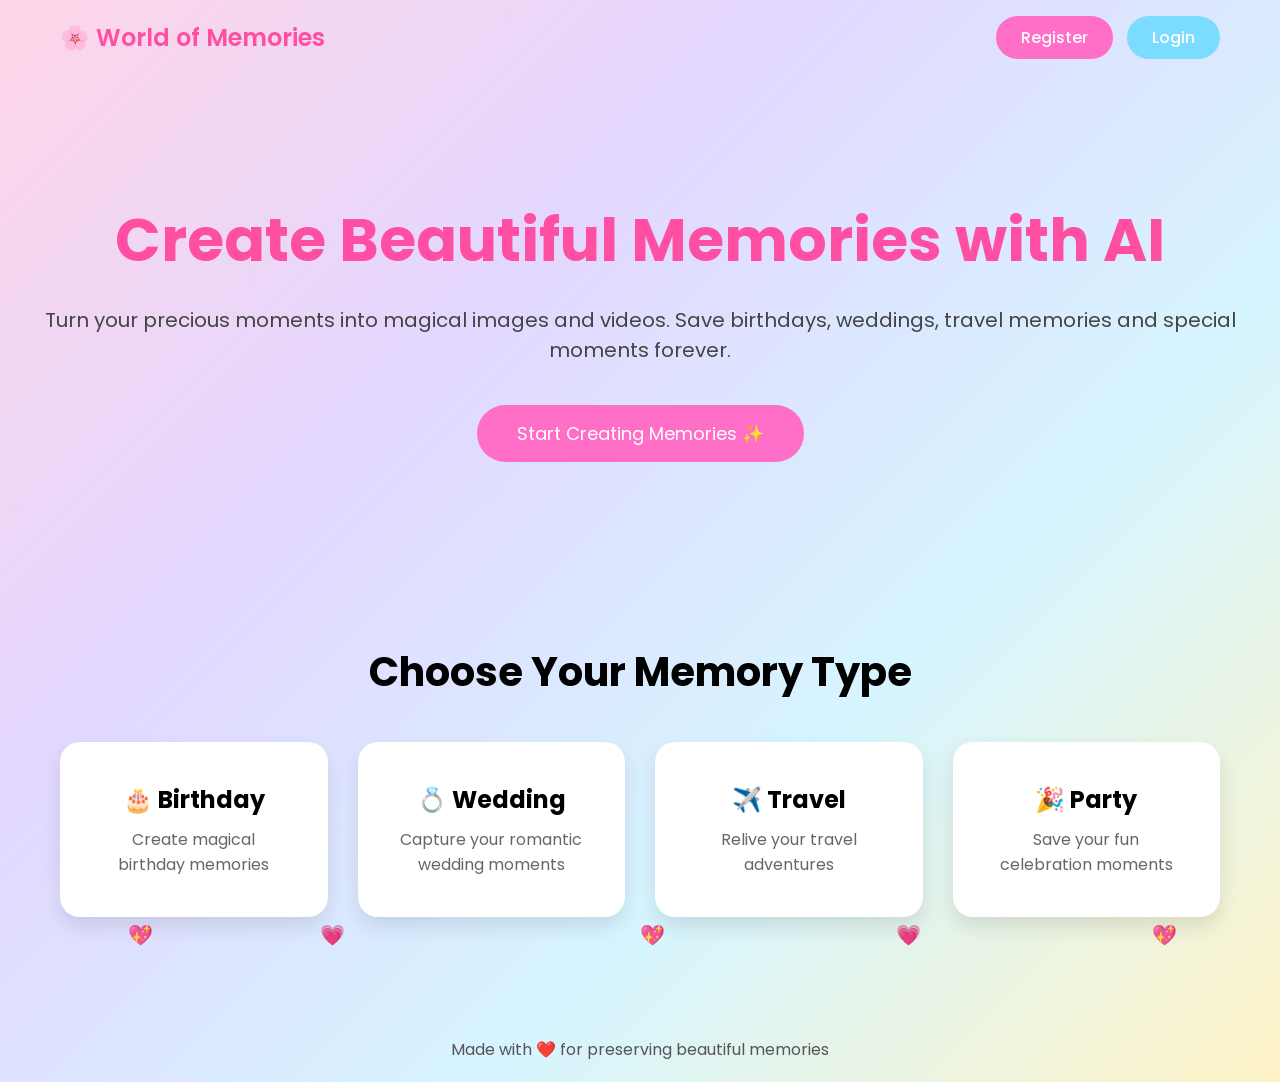
<file: index.html>
<!DOCTYPE html>
<html lang="en">

<head>

    <meta charset="UTF-8">
    <meta name="viewport" content="width=device-width, initial-scale=1.0">

    <title>World of Memories</title>

    <!-- Google Font -->
    <link href="https://fonts.googleapis.com/css2?family=Poppins:wght@300;400;500;600;700&display=swap" rel="stylesheet">

    <!-- CSS -->
    <link rel="stylesheet" href="css/style.css">

</head>

<body>

    <!-- Floating Hearts -->
    <div class="hearts">
        <span>💖</span>
        <span>💗</span>
        <span>💖</span>
        <span>💗</span>
        <span>💖</span>
    </div>

    <!-- Navbar -->
    <nav class="navbar">

        <div class="logo">
            🌸 World of Memories
        </div>

        <div class="nav-buttons">
            <a href="register.html" class="btn">Register</a>
            <a href="login.html" class="btn login">Login</a>
        </div>

    </nav>

    <!-- Hero Section -->
    <section class="hero">

        <h1>Create Beautiful Memories with AI</h1>

        <p>
            Turn your precious moments into magical images and videos.
            Save birthdays, weddings, travel memories and special moments forever.
        </p>

        <a href="register.html" class="start-btn">
            Start Creating Memories ✨
        </a>

    </section>

    <!-- Memory Categories -->
    <section class="categories">

        <h2>Choose Your Memory Type</h2>

        <div class="cards">

            <div class="card birthday">
                <h3>🎂 Birthday</h3>
                <p>Create magical birthday memories</p>
            </div>

            <div class="card wedding">
                <h3>💍 Wedding</h3>
                <p>Capture your romantic wedding moments</p>
            </div>

            <div class="card travel">
                <h3>✈️ Travel</h3>
                <p>Relive your travel adventures</p>
            </div>

            <div class="card party">
                <h3>🎉 Party</h3>
                <p>Save your fun celebration moments</p>
            </div>

        </div>

    </section>

    <!-- Footer -->
    <footer>

        <p>
            Made with ❤️ for preserving beautiful memories
        </p>

    </footer>

</body>

</html>
</file>
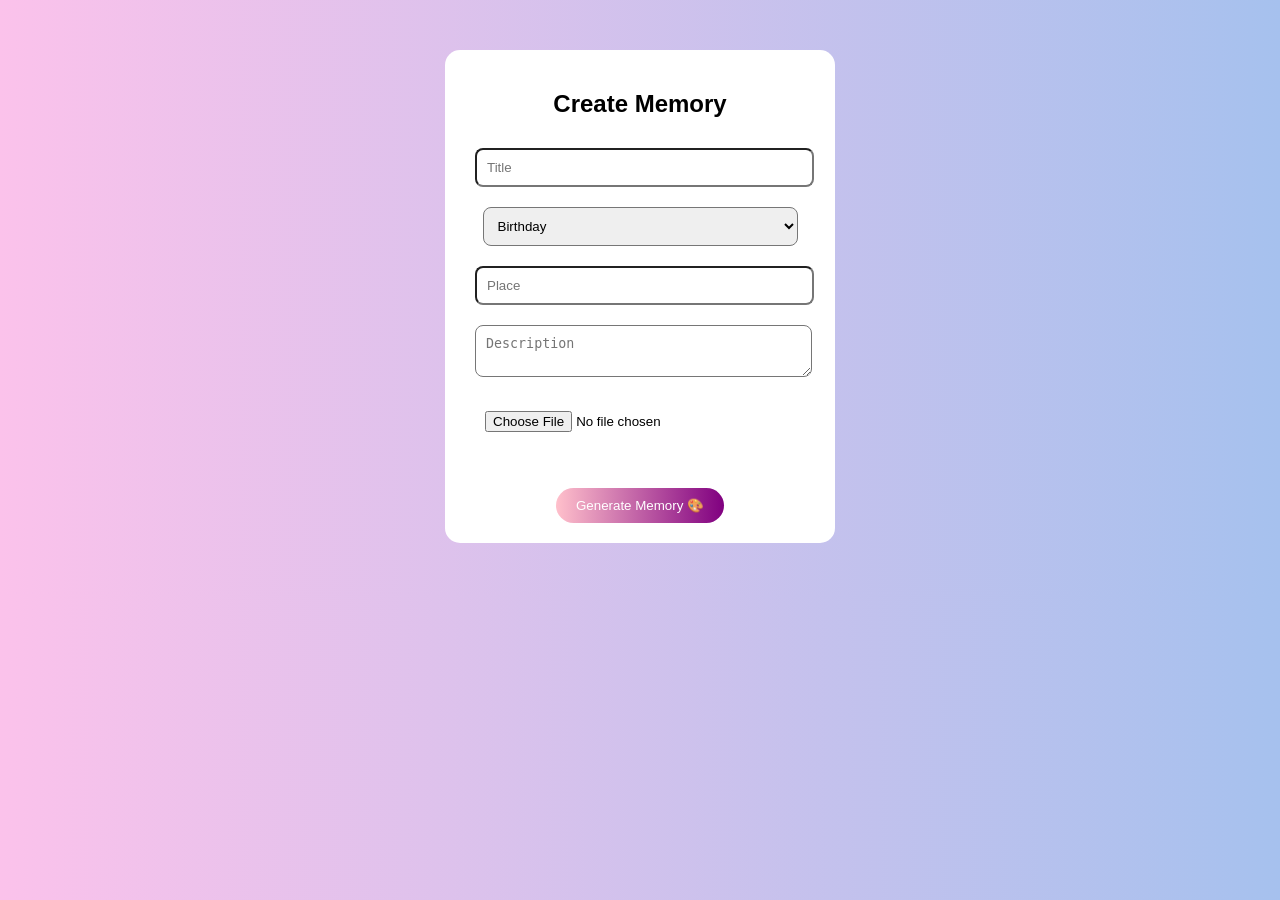
<file: create-memory.html>
<!DOCTYPE html>
<html lang="en">
<head>
<meta charset="UTF-8">
<title>Create Memory</title>

<style>
body {
    font-family: Arial;
    background: linear-gradient(to right, #fbc2eb, #a6c1ee);
    text-align: center;
}

.container {
    background: white;
    padding: 20px;
    width: 350px;
    margin: 50px auto;
    border-radius: 15px;
}

input, select, textarea {
    width: 90%;
    padding: 10px;
    margin: 10px;
    border-radius: 8px;
}

.btn {
    background: linear-gradient(to right, pink, purple);
    color: white;
    padding: 10px 20px;
    border: none;
    border-radius: 20px;
    cursor: pointer;
}

.output {
    display: none;
    margin-top: 20px;
}
</style>

</head>
<body>

<div class="container">

    <h2>Create Memory</h2>

    <input type="text" placeholder="Title"><br>

    <select>
        <option>Birthday</option>
        <option>Wedding</option>
    </select><br>

    <input type="text" placeholder="Place"><br>

    <textarea placeholder="Description"></textarea><br>

    <input type="file" onchange="previewImage(event)"><br>

    <img id="preview" width="120" style="display:none;"><br><br>

    <button onclick="generateMemory()" class="btn">
        Generate Memory 🎨
    </button>

</div>

<!-- OUTPUT -->
<div id="outputBox" class="output">
    <h2>✨ Your AI Generated Birthday Memory 🎂</h2>

    <img id="generatedImage" width="250">

    <br><br>
    <button class="btn">Save Memory 💾</button>
</div>

<script>

// Preview uploaded image
function previewImage(event) {
    let reader = new FileReader();

    reader.onload = function () {
        let img = document.getElementById("preview");
        img.src = reader.result;
        img.style.display = "block";
    };

    reader.readAsDataURL(event.target.files[0]);
}

// Generate Memory (FIXED IMAGE)
function generateMemory() {

    let outputBox = document.getElementById("outputBox");
    let generatedImage = document.getElementById("generatedImage");

    // Show output
    outputBox.style.display = "block";

    // ALWAYS show birthday image
    generatedImage.src = "images/birthday.jpg";
}

</script>

</body>
</html>
</file>
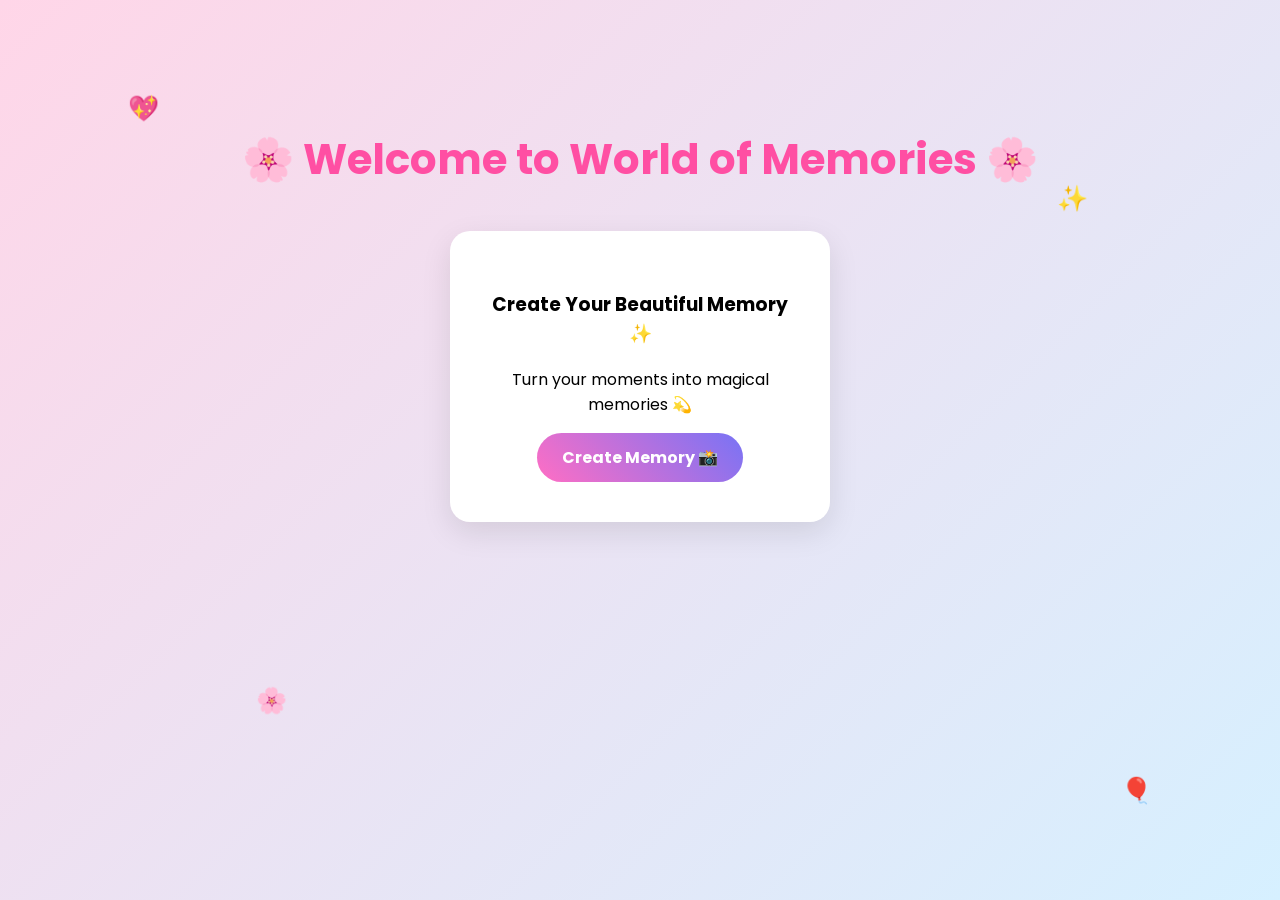
<file: dashboard.html>
<!DOCTYPE html>
<html lang="en">

<head>
    <meta charset="UTF-8">
    <title>Dashboard</title>

    <!-- Google Font -->
    <link href="https://fonts.googleapis.com/css2?family=Poppins:wght@300;500;700&display=swap" rel="stylesheet">

    <style>

        body {
            margin: 0;
            font-family: 'Poppins', sans-serif;
            background: linear-gradient(135deg, #ffd6e8, #d6f0ff);
            height: 100vh;
            overflow: hidden;
        }

        /* Floating doodles */
        .doodle {
            position: absolute;
            font-size: 25px;
            animation: float 6s infinite ease-in-out;
        }

        @keyframes float {
            0% { transform: translateY(0); }
            50% { transform: translateY(-20px); }
            100% { transform: translateY(0); }
        }

        .d1 { top: 10%; left: 10%; }
        .d2 { top: 20%; right: 15%; }
        .d3 { bottom: 20%; left: 20%; }
        .d4 { bottom: 10%; right: 10%; }

        /* Main container */
        .container {
            text-align: center;
            padding-top: 100px;
        }

        h1 {
            font-size: 42px;
            color: #ff4fa3;
            animation: fadeIn 2s ease-in-out;
        }

        @keyframes fadeIn {
            from { opacity: 0; transform: translateY(-20px); }
            to { opacity: 1; transform: translateY(0); }
        }

        /* Card */
        .card {
            margin: 40px auto;
            padding: 40px;
            width: 300px;
            border-radius: 20px;
            background: white;
            box-shadow: 0 10px 30px rgba(0,0,0,0.1);
            transition: 0.3s;
        }

        .card:hover {
            transform: scale(1.05);
        }

        /* Button */
        .btn {
            display: inline-block;
            padding: 12px 25px;
            background: linear-gradient(45deg, #ff6ec4, #7873f5);
            color: white;
            text-decoration: none;
            border-radius: 30px;
            font-weight: bold;
            transition: 0.3s;
        }

        .btn:hover {
            transform: scale(1.1);
            box-shadow: 0 5px 15px rgba(0,0,0,0.2);
        }

    </style>
</head>

<body>

<!-- ✨ DOODLES -->
<div class="doodle d1">💖</div>
<div class="doodle d2">✨</div>
<div class="doodle d3">🌸</div>
<div class="doodle d4">🎈</div>

<!-- 🌸 MAIN CONTENT -->
<div class="container">

    <h1>🌸 Welcome to World of Memories 🌸</h1>

    <div class="card">
        <h3>Create Your Beautiful Memory ✨</h3>
        <p>Turn your moments into magical memories 💫</p>

        <a href="create-memory.html" class="btn">
            Create Memory 📸
        </a>
    </div>

</div>

</body>
</html>
</file>
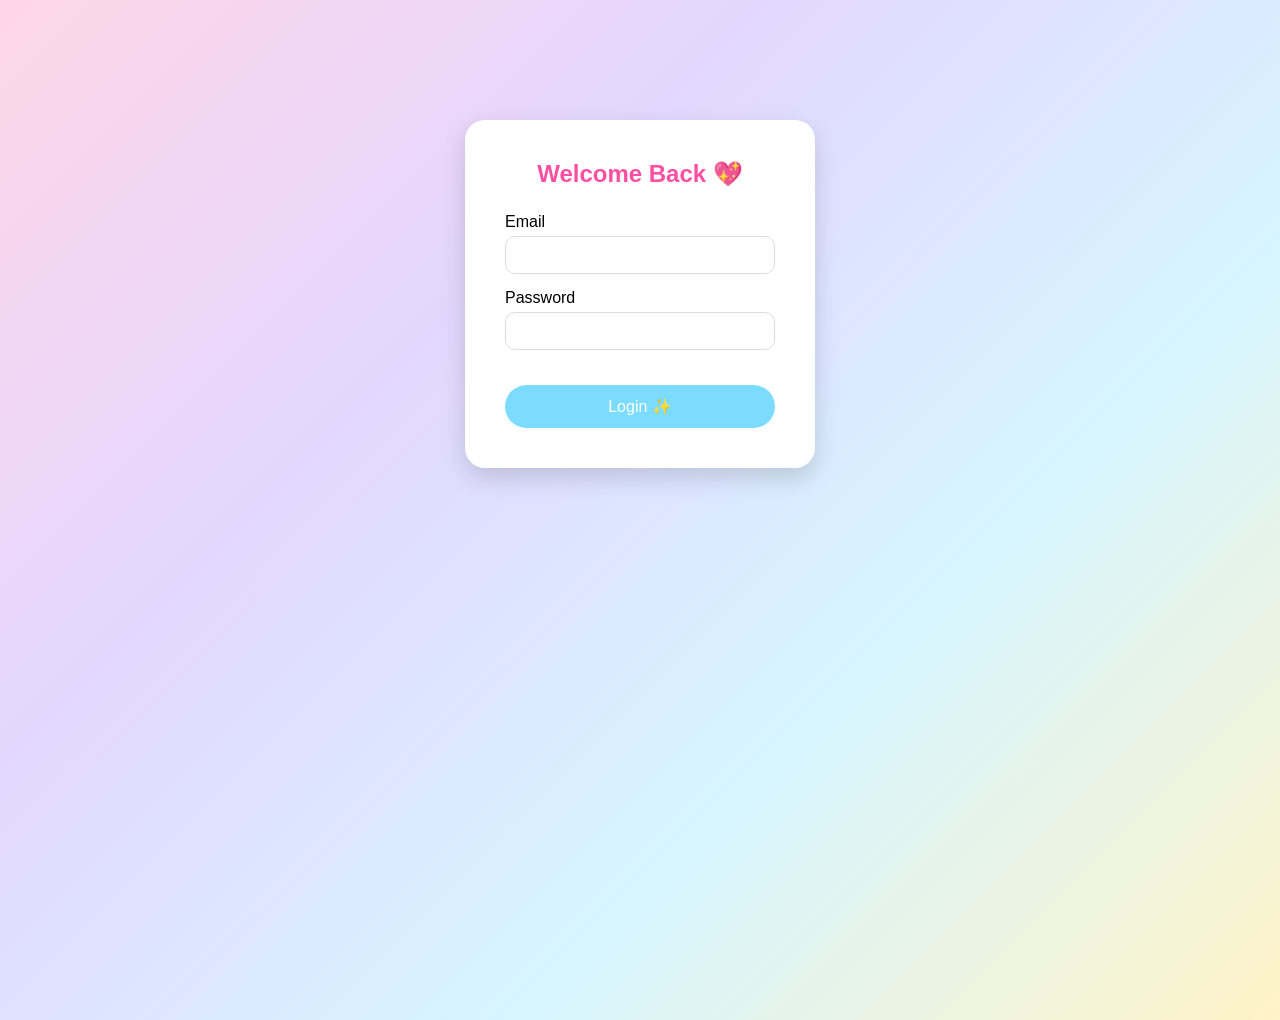
<file: login.html>
<!DOCTYPE html>
<html lang="en">

<head>
    <meta charset="UTF-8">
    <title>Login</title>
    <link rel="stylesheet" href="css/style.css">
</head>

<body>

<div class="login-container">

    <h2>Welcome Back 💖</h2>

    <form id="loginForm">

        <div class="input-group">
            <label>Email</label>
            <input type="email" required>
        </div>

        <div class="input-group">
            <label>Password</label>
            <input type="password" required>
        </div>

        <button type="submit" class="login-btn">
            Login ✨
        </button>

    </form>

</div>

<!-- ✅ LOGIN LOGIC -->
<script>

document.getElementById("loginForm").addEventListener("submit", function(event) {

    event.preventDefault(); // stop refresh

    alert("Login Successful 🎉");

    // redirect to dashboard
    window.location.href = "dashboard.html";

});

</script>

</body>
</html>
</file>
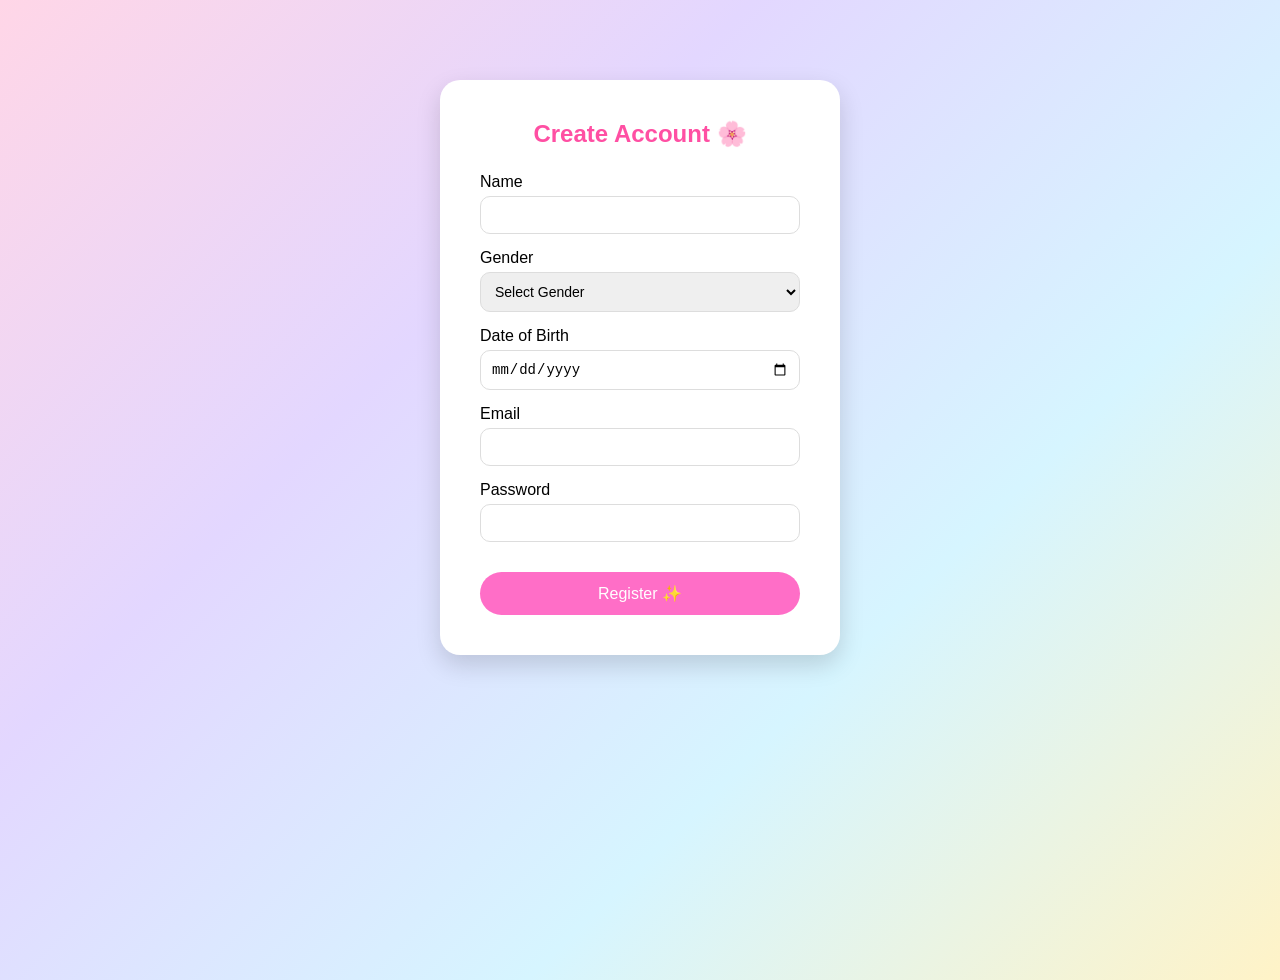
<file: register.html>
<!DOCTYPE html>
<html lang="en">

<head>
    <meta charset="UTF-8">
    <title>Register</title>
    <link rel="stylesheet" href="css/style.css">
</head>

<body>

<div class="register-container">

    <h2>Create Account 🌸</h2>

    <form id="registerForm">

        <div class="input-group">
            <label>Name</label>
            <input type="text" required>
        </div>

        <div class="input-group">
            <label>Gender</label>
            <select required>
                <option>Select Gender</option>
                <option>Female</option>
                <option>Male</option>
            </select>
        </div>

        <div class="input-group">
            <label>Date of Birth</label>
            <input type="date" required>
        </div>

        <div class="input-group">
            <label>Email</label>
            <input type="email" required>
        </div>

        <div class="input-group">
            <label>Password</label>
            <input type="password" required>
        </div>

        <button type="submit" class="register-btn">
            Register ✨
        </button>

    </form>

</div>

<!-- ✅ THIS IS IMPORTANT PART -->
<script>

document.getElementById("registerForm").addEventListener("submit", function(event) {

    event.preventDefault(); // stops page refresh

    alert("Registration Successful 🎉");

    // redirect to login page
    window.location.href = "login.html";

});

</script>

</body>
</html>
</file>
<file: css/style.css>
* {
    margin: 0;
    padding: 0;
    box-sizing: border-box;
}

body {
    font-family: 'Poppins', sans-serif;

    background: linear-gradient(
        135deg,
        #ffd6e7,
        #e3d7ff,
        #d6f5ff,
        #fff3c7
    );

    min-height: 100vh;
}

/* Navbar */

.navbar {

    display: flex;
    justify-content: space-between;
    align-items: center;

    padding: 20px 60px;
}

.logo {

    font-size: 24px;
    font-weight: 600;
    color: #ff4fa3;
}

.nav-buttons a {

    text-decoration: none;
    padding: 10px 25px;
    border-radius: 25px;
    margin-left: 10px;
    font-weight: 500;
}

.btn {

    background: #ff6ec7;
    color: white;
}

.login {

    background: #7bdcff;
}

/* Hero Section */

.hero {

    text-align: center;
    padding: 120px 20px;
}

.hero h1 {

    font-size: 60px;
    color: #ff4fa3;
}

.hero p {

    font-size: 20px;
    margin-top: 20px;
    color: #444;
}

.start-btn {

    display: inline-block;
    margin-top: 40px;
    padding: 15px 40px;

    background: #ff6ec7;
    color: white;

    border-radius: 40px;
    text-decoration: none;
    font-size: 18px;

    transition: 0.3s;
}

.start-btn:hover {

    transform: scale(1.1);
}

/* Categories */

.categories {

    text-align: center;
    padding: 60px 20px;
}

.categories h2 {

    font-size: 40px;
    margin-bottom: 40px;
}

.cards {

    display: grid;
    grid-template-columns: repeat(auto-fit, minmax(200px, 1fr));
    gap: 30px;

    padding: 0 40px;
}

.card {

    background: white;
    padding: 40px;
    border-radius: 20px;

    box-shadow: 0 10px 20px rgba(0,0,0,0.1);

    transition: 0.3s;
}

.card:hover {

    transform: translateY(-10px);
}

.card h3 {

    font-size: 24px;
}

.card p {

    margin-top: 10px;
    color: #666;
}

/* Floating hearts */

.hearts span {

    position: fixed;
    bottom: -50px;

    font-size: 20px;

    animation: floatHearts 10s linear infinite;
}

.hearts span:nth-child(1) {

    left: 10%;
    animation-duration: 8s;
}

.hearts span:nth-child(2) {

    left: 25%;
    animation-duration: 10s;
}

.hearts span:nth-child(3) {

    left: 50%;
    animation-duration: 7s;
}

.hearts span:nth-child(4) {

    left: 70%;
    animation-duration: 9s;
}

.hearts span:nth-child(5) {

    left: 90%;
    animation-duration: 11s;
}

@keyframes floatHearts {

    0% {

        transform: translateY(0);
        opacity: 1;
    }

    100% {

        transform: translateY(-1000px);
        opacity: 0;
    }

}

/* Footer */

footer {

    text-align: center;
    padding: 20px;
    margin-top: 40px;

    color: #555;
}


/* REGISTER PAGE */

.register-container {

    width: 400px;
    margin: auto;

    margin-top: 80px;

    background: white;

    padding: 40px;

    border-radius: 20px;

    box-shadow: 0 10px 25px rgba(0,0,0,0.15);

    text-align: center;

}

.register-container h2 {

    color: #ff4fa3;
    margin-bottom: 25px;

}

.input-group {

    text-align: left;
    margin-bottom: 15px;

}

.input-group label {

    display: block;
    font-weight: 500;
    margin-bottom: 5px;

}

.input-group input,
.input-group select {

    width: 100%;
    padding: 10px;

    border-radius: 10px;
    border: 1px solid #ddd;

    font-size: 14px;

}

.register-btn {

    width: 100%;

    padding: 12px;

    border: none;

    border-radius: 25px;

    background: #ff6ec7;

    color: white;

    font-size: 16px;

    margin-top: 15px;

    cursor: pointer;

    transition: 0.3s;

}

.register-btn:hover {

    transform: scale(1.05);

    background: #ff3aa5;

}


/* LOGIN PAGE */

.login-container {

    width: 350px;
    margin: auto;

    margin-top: 120px;

    background: white;

    padding: 40px;

    border-radius: 20px;

    box-shadow: 0 10px 25px rgba(0,0,0,0.15);

    text-align: center;

}

.login-container h2 {

    color: #ff4fa3;
    margin-bottom: 25px;

}

.login-btn {

    width: 100%;

    padding: 12px;

    border: none;

    border-radius: 25px;

    background: #7bdcff;

    color: white;

    font-size: 16px;

    margin-top: 20px;

    cursor: pointer;

    transition: 0.3s;

}

.login-btn:hover {

    transform: scale(1.05);

    background: #52c6f5;

}
</file>
